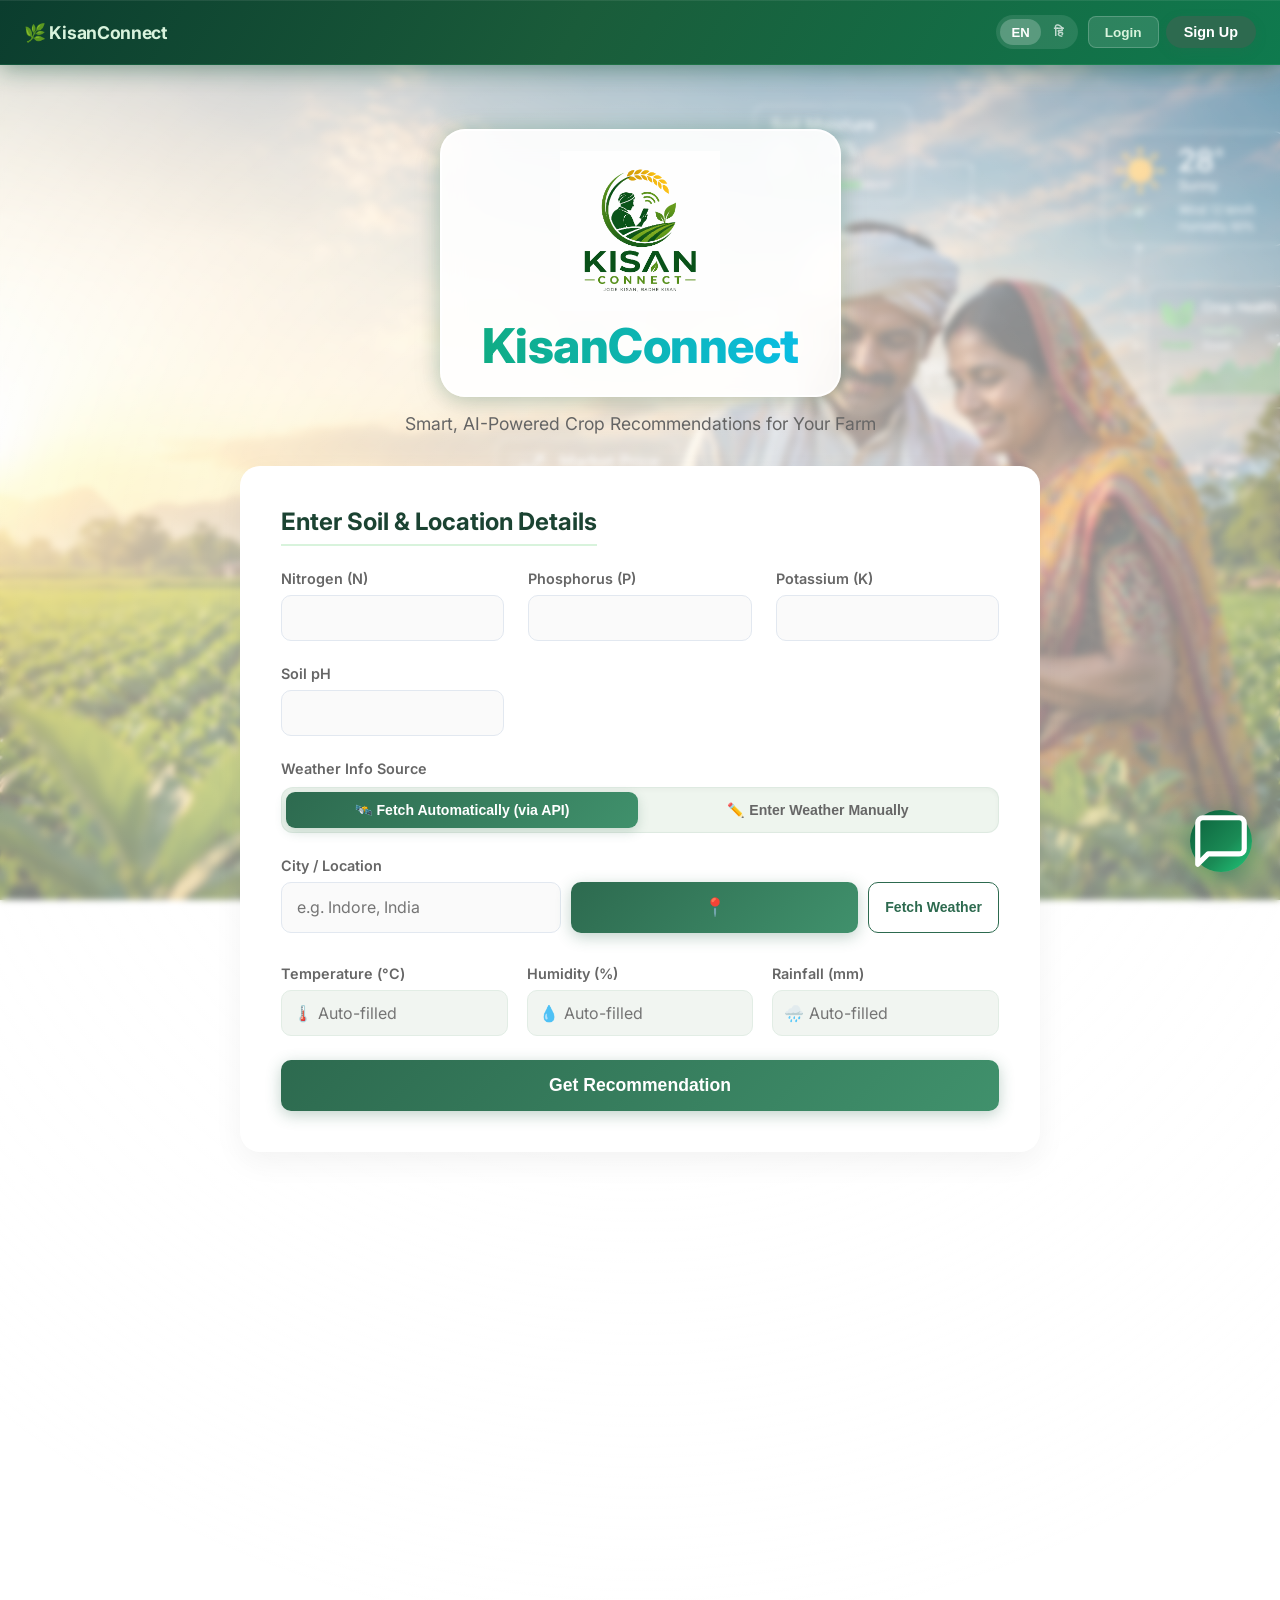
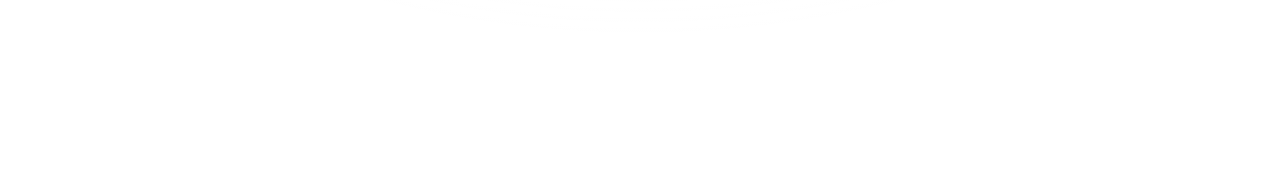
<file: frontend/index.html>
<!DOCTYPE html>
<html lang="en">

<head>
    <!-- Global Error Logger for diagnostics -->
    <script>
        window.onerror = function(message, source, lineno, colno, error) {
            const errStr = "Error: " + message + "\nSource: " + source + "\nLine: " + lineno + ":" + colno;
            console.error(errStr);
            alert("Diagnostics Info:\n\n" + errStr);
            
            // Send log to FastAPI backend
            fetch('http://127.0.0.1:8000/log', {
                method: 'POST',
                headers: { 'Content-Type': 'application/json' },
                body: JSON.stringify({
                    message: message,
                    source: source,
                    lineno: lineno,
                    colno: colno,
                    stack: error ? error.stack : null
                })
            }).catch(err => console.error("Failed to send diagnostics:", err));
        };
    </script>
    <meta charset="UTF-8">
    <meta name="viewport" content="width=device-width, initial-scale=1.0">
    <title>KisanConnect - AI Crop Recommendation</title>

    <link rel="stylesheet" href="style.css?v=1.0.7">

    <!-- Google Font -->
    <link href="https://fonts.googleapis.com/css2?family=Inter:wght@300;400;600;700&display=swap" rel="stylesheet">
    
    <!-- Supabase JS Client (Loaded locally for reliability) -->
    <script src="supabase.js?v=2.106.2"></script>
</head>

<body>

    <!-- Background Overlay -->
    <div class="background-overlay"></div>

    <!-- ================= NAVBAR ================= -->
    <nav class="navbar" id="navbar">
        <div class="navbar-brand">🌿 KisanConnect</div>

        <div class="navbar-right">

            <!-- Language Toggle -->
            <div class="lang-toggle">
                <button id="btn-en" class="active">EN</button>
                <button id="btn-hi">हि</button>
            </div>

            <!-- Auth Buttons -->
            <div class="nav-auth-btns" id="nav-auth-btns">
                <button class="nav-btn nav-login-btn" onclick="openModal('login')">Login</button>
                <button class="nav-btn nav-signup-btn" onclick="openModal('signup')">Sign Up</button>
            </div>

            <!-- User Info -->
            <div class="nav-user" id="nav-user" style="display:none;">
                <span class="nav-user-name" id="nav-user-name">👤 Farmer</span>
                <button class="nav-btn nav-logout-btn" onclick="logout()">Logout</button>
            </div>
        </div>
    </nav>

    <!-- ================= AUTH MODAL ================= -->
    <div class="modal-backdrop" id="modal-backdrop" onclick="closeModal()"></div>

    <div class="modal" id="auth-modal">
        <button class="modal-close" onclick="closeModal()">✕</button>

        <div class="modal-tabs">
            <button class="modal-tab active" id="modal-tab-login" onclick="switchModalTab('login')">Login</button>
            <button class="modal-tab" id="modal-tab-signup" onclick="switchModalTab('signup')">Sign Up</button>
            <div class="modal-tab-bar" id="modal-tab-bar"></div>
        </div>

        <div class="modal-banner" id="modal-banner" style="display:none;"></div>

        <!-- LOGIN -->
        <form class="modal-form active" id="modal-form-login">
            <div class="modal-form-header">
                <h2>Welcome back 👋</h2>
                <p>Login to access your personalized farming data</p>
            </div>

            <div class="mfield">
                <label>Email Address <span class="req">*</span></label>
                <input type="email" id="m-username" placeholder="Enter your email" required>
            </div>

            <div class="mfield">
                <label>Password <span class="req">*</span></label>
                <div class="mfield-pw">
                    <input type="password" id="m-password" placeholder="Enter password" required>
                    <button type="button" class="pw-eye" onclick="togglePw('m-password', this)">👁️</button>
                </div>
            </div>

            <button type="submit" class="modal-submit-btn" id="login-submit-btn">
                <span id="login-submit-text">Login</span>
                <div class="spinner-small" id="login-modal-spinner" style="display:none;"></div>
            </button>
            
            <div class="modal-switch">
                Don't have an account? <a href="#" onclick="switchModalTab('signup')">Create one</a>
            </div>
        </form>

        <!-- SIGNUP -->
        <form class="modal-form" id="modal-form-signup">
            <div class="modal-form-header">
                <h2>Create Account 🌿</h2>
                <p>Join our community of smart farmers</p>
            </div>

            <div class="mfield">
                <label>Full Name</label>
                <input type="text" id="m-fullname" placeholder="e.g. Rahul Kumar">
            </div>

            <div class="mfield-row">
                <div class="mfield">
                    <label>Username <span class="req">*</span></label>
                    <input type="text" id="m-reg-username" placeholder="Username" required>
                </div>
                <div class="mfield">
                    <label>Email <span class="req">*</span></label>
                    <input type="email" id="m-email" placeholder="Email" required>
                </div>
            </div>

            <div class="mfield">
                <label>Password <span class="req">*</span></label>
                <div class="mfield-pw">
                    <input type="password" id="m-reg-password" placeholder="Minimum 8 characters" required>
                    <button type="button" class="pw-eye" onclick="togglePw('m-reg-password', this)">👁️</button>
                </div>
            </div>

            <div class="pw-strength-wrap" id="pw-strength-wrap" style="display:none;">
                <div class="pw-strength-bar"><div class="pw-strength-fill" id="pw-sfill"></div></div>
                <div class="pw-strength-lbl" id="pw-slbl">Weak</div>
            </div>

            <div class="mfield">
                <label>Confirm Password <span class="req">*</span></label>
                <input type="password" id="m-confirm" placeholder="Repeat password" required>
            </div>

            <button type="submit" class="modal-submit-btn" id="signup-submit-btn">
                <span id="signup-submit-text">Create Account</span>
                <div class="spinner-small" id="signup-modal-spinner" style="display:none;"></div>
            </button>

            <div class="modal-switch">
                Already have an account? <a href="#" onclick="switchModalTab('login')">Login here</a>
            </div>
        </form>
    </div>

    <!-- ================= MAIN CONTENT ================= -->
    <div class="container">

        <header>
            <div class="logo-box">
                <img src="logo.png" alt="KisanConnect Logo" class="logo-icon">
                <h1>KisanConnect</h1>
            </div>
            <p>Smart, AI-Powered Crop Recommendations for Your Farm</p>
        </header>

        <!-- ================= FORM ================= -->
        <div class="card form-card">

            <h2>Enter Soil & Location Details</h2>

            <form id="prediction-form">

                <div class="input-group">

                    <div class="input-field">
                        <label>Nitrogen (N)</label>
                        <input type="number" id="N" required>
                    </div>

                    <div class="input-field">
                        <label>Phosphorus (P)</label>
                        <input type="number" id="P" required>
                    </div>

                    <div class="input-field">
                        <label>Potassium (K)</label>
                        <input type="number" id="K" required>
                    </div>

                    <div class="input-field">
                        <label>Soil pH</label>
                        <input type="number" step="0.1" id="ph" required>
                    </div>

                </div>

                <!-- Weather Mode Toggle -->
                <div class="weather-mode-section">
                    <label class="mode-title">Weather Info Source</label>
                    <div class="weather-toggle-tabs">
                        <button type="button" class="weather-tab active" id="weather-tab-api" onclick="setWeatherMode('api')">
                            🛰️ Fetch Automatically (via API)
                        </button>
                        <button type="button" class="weather-tab" id="weather-tab-manual" onclick="setWeatherMode('manual')">
                            ✏️ Enter Weather Manually
                        </button>
                    </div>
                </div>

                <!-- Location Field -->
                <div class="input-field location-field" id="location-field-wrap">
                    <label id="location-input-label">City / Location</label>
                    <div class="location-input-wrapper">
                        <input type="text" id="location" placeholder="e.g. Indore, India" required>
                        <button type="button" id="get-location-btn" title="Get current location">📍</button>
                        <button type="button" id="fetch-weather-btn" class="fetch-btn">Fetch Weather</button>
                    </div>
                </div>

                <!-- Weather Parameters Group -->
                <div class="weather-inputs-grid" id="weather-inputs-grid">
                    <div class="input-field">
                        <label>Temperature (°C)</label>
                        <div class="weather-input-wrap">
                            <span class="weather-input-icon">🌡️</span>
                            <input type="number" step="0.1" id="temperature" placeholder="Auto-filled" readonly required>
                        </div>
                    </div>
                    <div class="input-field">
                        <label>Humidity (%)</label>
                        <div class="weather-input-wrap">
                            <span class="weather-input-icon">💧</span>
                            <input type="number" step="1" id="humidity" placeholder="Auto-filled" readonly required>
                        </div>
                    </div>
                    <div class="input-field">
                        <label>Rainfall (mm)</label>
                        <div class="weather-input-wrap">
                            <span class="weather-input-icon">🌧️</span>
                            <input type="number" step="0.1" id="rainfall" placeholder="Auto-filled" readonly required>
                        </div>
                    </div>
                </div>

                <!-- ✅ WEATHER DISPLAY -->
                <div id="weather-info" class="weather-info" style="display:none;"></div>

                <!-- Submit -->
                <button type="submit" id="submit-btn">
                    <span id="btn-text">Get Recommendation</span>
                    <div class="spinner" id="spinner" style="display:none;"></div>
                </button>

            </form>
        </div>

        <!-- ================= RESULT ================= -->
        <div id="result-card" class="card result-card" style="display:none;">

            <h2>Recommended Crops</h2>
            
            <div id="suitability-alert" class="suitability-alert" style="display:none;"></div>

            <!-- Weather & Env Parameters Display -->
            <div class="result-parameters">
                <div class="param-box">
                    <span class="param-icon">🌡️</span>
                    <span class="param-label" data-i18n="temp_label">Temperature</span>
                    <span class="param-value" id="res-temp">--</span>
                </div>
                <div class="param-box">
                    <span class="param-icon">💧</span>
                    <span class="param-label" data-i18n="hum_label">Humidity</span>
                    <span class="param-value" id="res-hum">--</span>
                </div>
                <div class="param-box">
                    <span class="param-icon">🌧️</span>
                    <span class="param-label" data-i18n="rain_label">Rainfall</span>
                    <span class="param-value" id="res-rain">--</span>
                </div>
            </div>

            <div class="crop-result" id="crop-name"></div>
            
            <!-- Top Crops List -->
            <div id="top-crops" class="top-crops-container"></div>

            <div id="explanation-text"></div>

            <button class="reset-btn" onclick="location.reload()">Check Another</button>

        </div>

        <!-- ================= HISTORY ================= -->
        <div id="history-section" class="card history-card" style="display:none; margin-top: 2rem;">
            <h2 data-i18n="history_title">Your Prediction History</h2>
            <div id="history-list">
                <div class="spinner-small"></div>
            </div>
        </div>

    </div>

    <!-- ================= VARSHA CHATBOT UI ================= -->
    <button class="varsha-launcher" id="varsha-launcher">
        <svg viewBox="0 0 24 24" fill="none" stroke="currentColor" stroke-width="2" stroke-linecap="round" stroke-linejoin="round"><path d="M21 15a2 2 0 0 1-2 2H7l-4 4V5a2 2 0 0 1 2-2h14a2 2 0 0 1 2 2z"></path></svg>
    </button>
    
    <div class="varsha-panel" id="varsha-panel">
        <div class="varsha-header">
            <div class="varsha-header-info">
                <div class="varsha-avatar">🌿</div>
                <div>
                    <div class="varsha-name">Varsha Chatbot</div>
                    <div class="varsha-status"><span class="varsha-dot"></span> Online</div>
                </div>
            </div>
            <button class="varsha-close" id="varsha-close">✕</button>
        </div>
        
        <div class="varsha-messages" id="varsha-messages">
            <div class="varsha-welcome">
                <span class="varsha-welcome-emoji">👩‍🌾</span>
                Namaste! I'm Varsha, your AI assistant. Ask me anything about crops, soil, or farming.
            </div>
        </div>
        
        <form class="varsha-footer" id="varsha-form">
            <input type="text" class="varsha-input" id="varsha-input" placeholder="Type your message..." autocomplete="off" required>
            <button type="submit" class="varsha-send" id="varsha-send">
                <svg viewBox="0 0 24 24" fill="none" stroke="currentColor" stroke-width="2" stroke-linecap="round" stroke-linejoin="round"><line x1="22" y1="2" x2="11" y2="13"></line><polygon points="22 2 15 22 11 13 2 9 22 2"></polygon></svg>
            </button>
        </form>
    </div>

    <!-- JS -->
    <script src="script.js?v=1.0.7"></script>

</body>

</html>
</file>
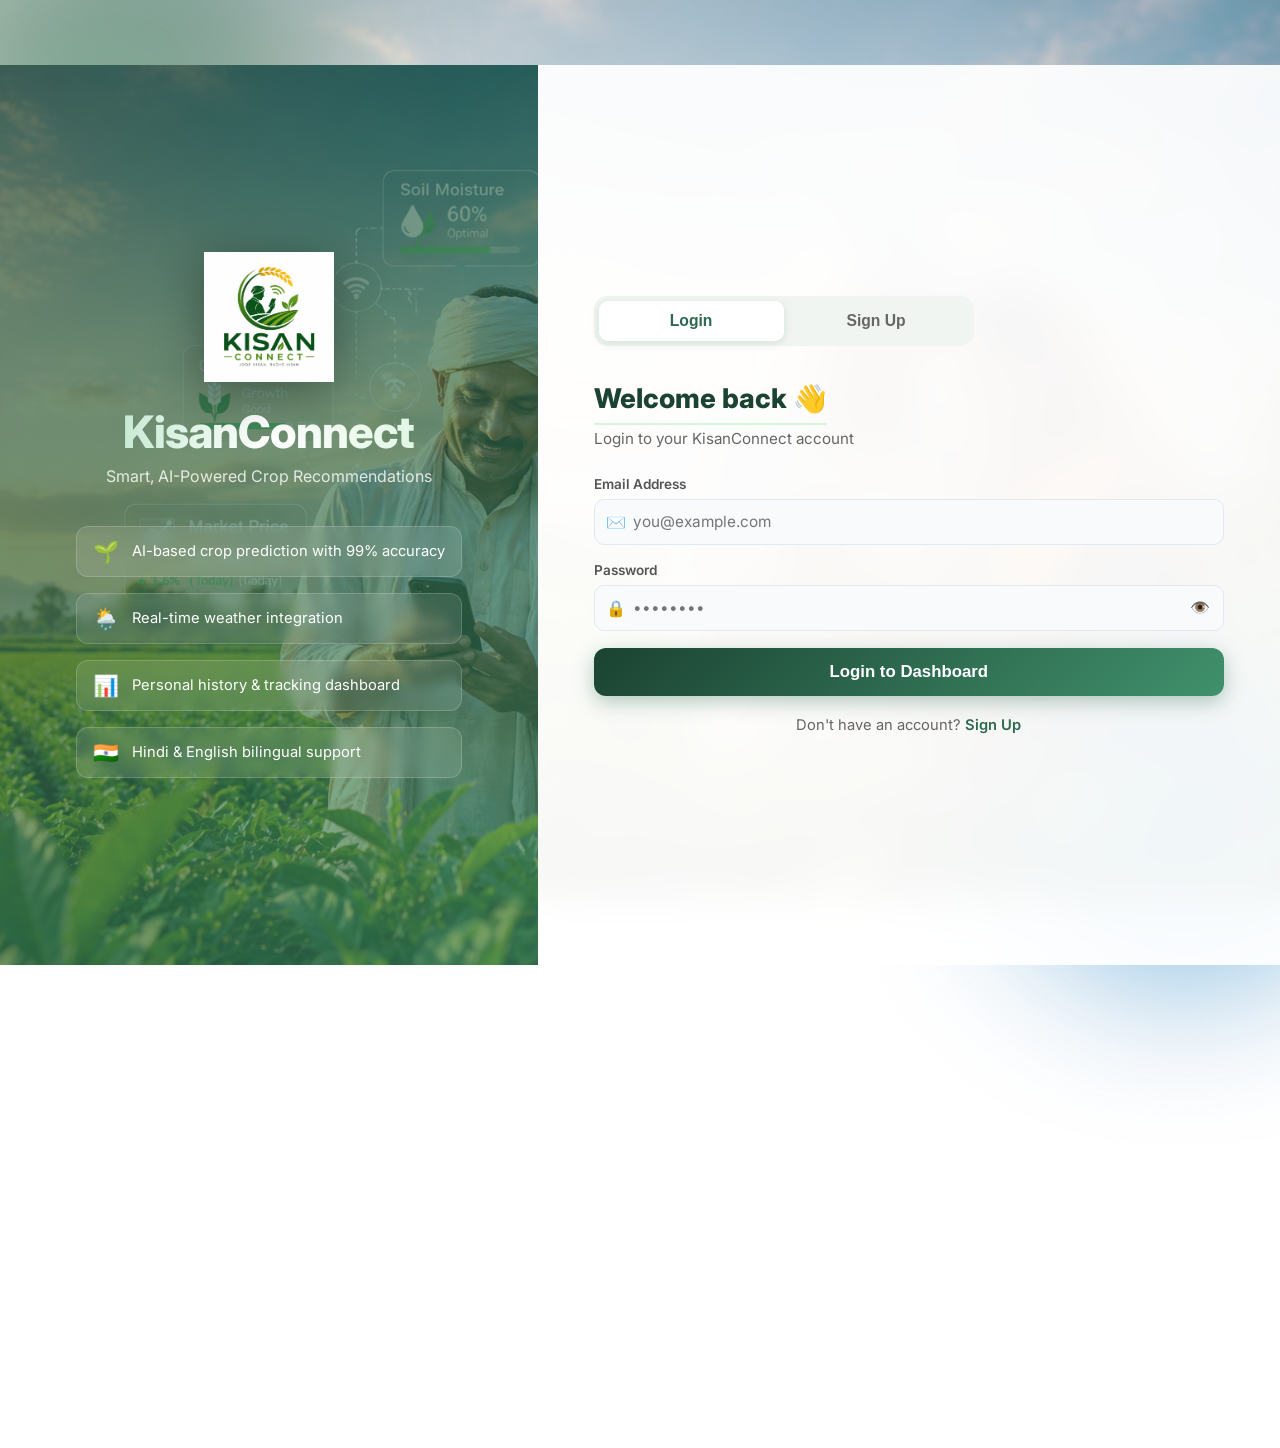
<file: frontend/auth.html>
<!DOCTYPE html>
<html lang="en">
<head>
    <!-- Global Error Logger for diagnostics -->
    <script>
        window.onerror = function(message, source, lineno, colno, error) {
            const errStr = "Error: " + message + "\nSource: " + source + "\nLine: " + lineno + ":" + colno;
            console.error(errStr);
            alert("Diagnostics Info:\n\n" + errStr);
            
            // Send log to FastAPI backend
            fetch('http://127.0.0.1:8000/log', {
                method: 'POST',
                headers: { 'Content-Type': 'application/json' },
                body: JSON.stringify({
                    message: message,
                    source: source,
                    lineno: lineno,
                    colno: colno,
                    stack: error ? error.stack : null
                })
            }).catch(err => console.error("Failed to send diagnostics:", err));
        };
    </script>
    <meta charset="UTF-8">
    <meta name="viewport" content="width=device-width, initial-scale=1.0">
    <title>KisanConnect – Login / Sign Up</title>
    <meta name="description" content="Login or create your KisanConnect account to access AI-powered crop recommendations.">
    <link rel="stylesheet" href="style.css?v=1.0.7">
    <link rel="stylesheet" href="auth.css?v=1.0.7">
    <link href="https://fonts.googleapis.com/css2?family=Inter:wght@300;400;600;700;800&display=swap" rel="stylesheet">
    <!-- Supabase JS Client (Loaded locally for reliability) -->
    <script src="supabase.js?v=2.106.2"></script>
</head>
<body>
    <div class="background-overlay"></div>

    <!-- Floating decorative blobs -->
    <div class="blob blob-1"></div>
    <div class="blob blob-2"></div>
    <div class="blob blob-3"></div>

    <div class="auth-wrapper">
        <!-- Left panel – branding -->
        <div class="auth-branding">
            <div class="brand-content">
                <img src="logo.png" alt="KisanConnect Logo" class="auth-logo">
                <h1 class="brand-title">KisanConnect</h1>
                <p class="brand-sub">Smart, AI-Powered Crop Recommendations</p>
                <div class="feature-list">
                    <div class="feature-item">
                        <span class="feat-icon">🌱</span>
                        <span>AI-based crop prediction with 99% accuracy</span>
                    </div>
                    <div class="feature-item">
                        <span class="feat-icon">🌦️</span>
                        <span>Real-time weather integration</span>
                    </div>
                    <div class="feature-item">
                        <span class="feat-icon">📊</span>
                        <span>Personal history &amp; tracking dashboard</span>
                    </div>
                    <div class="feature-item">
                        <span class="feat-icon">🇮🇳</span>
                        <span>Hindi &amp; English bilingual support</span>
                    </div>
                </div>
            </div>
        </div>

        <!-- Right panel – form -->
        <div class="auth-form-panel">
            <!-- Tab switcher -->
            <div class="auth-tabs">
                <button class="auth-tab active" id="tab-login" onclick="switchTab('login')">Login</button>
                <button class="auth-tab" id="tab-signup" onclick="switchTab('signup')">Sign Up</button>
                <div class="tab-indicator" id="tab-indicator"></div>
            </div>

            <!-- Error / success banner -->
            <div class="auth-banner" id="auth-banner" style="display:none;"></div>

            <!-- LOGIN FORM -->
            <form class="auth-form active" id="form-login" autocomplete="on" novalidate>
                <div class="form-header">
                    <h2>Welcome back 👋</h2>
                    <p>Login to your KisanConnect account</p>
                </div>

                <div class="field">
                    <label for="login-username">Email Address</label>
                    <div class="input-icon-wrap">
                        <span class="field-icon">✉️</span>
                        <input type="email" id="login-username" placeholder="you@example.com" autocomplete="email" required>
                    </div>
                </div>

                <div class="field">
                    <label for="login-password">Password</label>
                    <div class="input-icon-wrap">
                        <span class="field-icon">🔒</span>
                        <input type="password" id="login-password" placeholder="••••••••" autocomplete="current-password" required>
                        <button type="button" class="toggle-pw" onclick="togglePassword('login-password', this)">👁️</button>
                    </div>
                </div>

                <button type="submit" class="auth-submit-btn" id="login-btn">
                    <span id="login-btn-text">Login to Dashboard</span>
                    <div class="spinner" id="login-spinner" style="display:none;"></div>
                </button>

                <p class="switch-link">Don't have an account? <a href="#" onclick="switchTab('signup')">Sign Up</a></p>
            </form>

            <!-- SIGNUP FORM -->
            <form class="auth-form" id="form-signup" autocomplete="on" novalidate>
                <div class="form-header">
                    <h2>Create Account 🌿</h2>
                    <p>Join thousands of farmers using KisanConnect</p>
                </div>

                <div class="field-row">
                    <div class="field">
                        <label for="signup-fullname">Full Name</label>
                        <div class="input-icon-wrap">
                            <span class="field-icon">🙍</span>
                            <input type="text" id="signup-fullname" placeholder="Rajpal Singh" autocomplete="name">
                        </div>
                    </div>
                    <div class="field">
                        <label for="signup-username">Username <span class="req">*</span></label>
                        <div class="input-icon-wrap">
                            <span class="field-icon">👤</span>
                            <input type="text" id="signup-username" placeholder="rajpal18" autocomplete="username" required>
                        </div>
                    </div>
                </div>

                <div class="field">
                    <label for="signup-email">Email Address <span class="req">*</span></label>
                    <div class="input-icon-wrap">
                        <span class="field-icon">✉️</span>
                        <input type="email" id="signup-email" placeholder="you@example.com" autocomplete="email" required>
                    </div>
                </div>

                <div class="field-row">
                    <div class="field">
                        <label for="signup-password">Password <span class="req">*</span></label>
                        <div class="input-icon-wrap">
                            <span class="field-icon">🔒</span>
                            <input type="password" id="signup-password" placeholder="Min. 8 chars" autocomplete="new-password" required>
                            <button type="button" class="toggle-pw" onclick="togglePassword('signup-password', this)">👁️</button>
                        </div>
                    </div>
                    <div class="field">
                        <label for="signup-confirm">Confirm Password <span class="req">*</span></label>
                        <div class="input-icon-wrap">
                            <span class="field-icon">🔒</span>
                            <input type="password" id="signup-confirm" placeholder="Repeat password" autocomplete="new-password" required>
                        </div>
                    </div>
                </div>

                <!-- Password strength meter -->
                <div class="pw-strength" id="pw-strength" style="display:none;">
                    <div class="pw-strength-bar">
                        <div class="pw-strength-fill" id="pw-strength-fill"></div>
                    </div>
                    <span class="pw-strength-label" id="pw-strength-label">Weak</span>
                </div>

                <button type="submit" class="auth-submit-btn" id="signup-btn">
                    <span id="signup-btn-text">Create My Account</span>
                    <div class="spinner" id="signup-spinner" style="display:none;"></div>
                </button>

                <p class="switch-link">Already have an account? <a href="#" onclick="switchTab('login')">Login</a></p>
            </form>
        </div>
    </div>

    <script src="auth.js?v=1.0.7"></script>
</body>
</html>
</file>
<file: frontend/style.css>
:root {
    --primary: #2d6a4f;
    --primary-light: #40916c;
    --secondary: #d8f3dc;
    --dark: #1b4332;
    --text-main: #333;
    --text-light: #666;
    --bg-color: #f4f9f4;
    --white: #ffffff;
    --border: #e2e8f0;
}

* {
    box-sizing: border-box;
    margin: 0;
    padding: 0;
}

body {
    font-family: 'Inter', sans-serif;
    background: url('bg-image.jpg.png') no-repeat center center fixed;
    background-size: cover;
    color: var(--text-main);
    min-height: 100vh;
    display: flex;
    flex-direction: column;
    justify-content: center;
    align-items: center;
    position: relative;
    overflow-x: hidden;
    padding-top: 58px;
}

.background-overlay {
    position: absolute;
    top: 0;
    left: 0;
    width: 100%;
    height: 100%;
    background: rgba(255, 255, 255, 0.4);
    backdrop-filter: blur(3px);
    z-index: -1;
    pointer-events: none;
}

.background-overlay::after {
    content: '';
    position: absolute;
    top: -50%;
    left: -50%;
    width: 200%;
    height: 200%;
    background: radial-gradient(circle, rgba(255, 255, 255, 0.4) 0%, rgba(255, 255, 255, 0) 60%);
    animation: pulse 15s infinite alternate;
    pointer-events: none;
}

@keyframes pulse {
    0% {
        transform: scale(1);
        opacity: 0.5;
    }

    100% {
        transform: scale(1.1);
        opacity: 0.8;
    }
}

.container {
    max-width: 800px;
    width: 90%;
    margin: 2rem auto;
    z-index: 1;
    position: relative;
}

/* ── NAVBAR ───────────────────────────────────────────── */
.navbar {
    position: fixed;
    top: 0;
    left: 0;
    right: 0;
    height: 58px;
    background: linear-gradient(120deg, #0b3d2e 0%, #1a5c3a 45%, #0f7a4e 100%);
    backdrop-filter: blur(14px);
    -webkit-backdrop-filter: blur(14px);
    display: flex;
    align-items: center;
    justify-content: space-between;
    padding: 0 1.5rem;
    z-index: 2000;
    box-shadow: 0 4px 24px rgba(10, 80, 50, 0.45), 0 1px 0 rgba(255,255,255,0.08) inset;
    border-bottom: 1px solid rgba(64, 200, 120, 0.18);
}

.navbar-brand {
    font-size: 1.1rem;
    font-weight: 700;
    color: #d8f3dc;
    letter-spacing: -0.3px;
}

.navbar-right {
    display: flex;
    align-items: center;
    gap: 10px;
    color: #333;
}

/* lang toggle inside navbar */
.navbar .lang-toggle {
    position: static;
    background: rgba(255, 255, 255, 0.10);
    border-radius: 20px;
    padding: 4px;
    box-shadow: none;
    display: flex;
    gap: 2px;
}

.navbar .lang-toggle button {
    width: auto;
    padding: 5px 11px;
    font-size: 0.82rem;
    font-weight: 600;
    border-radius: 15px;
    background: transparent;
    color: rgba(255, 255, 255, 0.7);
    box-shadow: none;
    border: none;
    cursor: pointer;
    transition: all 0.2s ease;
}

.navbar .lang-toggle button.active {
    background: rgba(255, 255, 255, 0.22);
    color: #ffffff;
    box-shadow: none;
}

/* nav auth buttons */
.nav-auth-btns {
    display: flex;
    gap: 7px;
}

.nav-btn {
    width: auto;
    padding: 7px 16px;
    font-size: 0.85rem;
    font-weight: 600;
    border-radius: 8px;
    cursor: pointer;
    border: none;
    transition: all 0.2s ease;
    box-shadow: none;
}

.nav-login-btn {
    background: rgba(255, 255, 255, 0.12);
    color: #d8f3dc;
    border: 1px solid rgba(255, 255, 255, 0.20);
}

.nav-login-btn:hover {
    background: rgba(255, 255, 255, 0.22);
    transform: none;
    box-shadow: none;
}

.nav-signup-btn {
    background: linear-gradient(135deg, #40916c, #2d6a4f);
    color: #ffffff;
    box-shadow: 0 2px 10px rgba(45, 106, 79, 0.45);
}

.nav-signup-btn:hover {
    background: linear-gradient(135deg, #52b788, #40916c);
    transform: translateY(-1px);
    box-shadow: 0 4px 14px rgba(45, 106, 79, 0.5);
}

.nav-user {
    display: flex;
    align-items: center;
    gap: 10px;
}

.nav-user-name {
    font-size: 0.88rem;
    font-weight: 600;
    color: #d8f3dc;
}

.nav-logout-btn {
    background: rgba(239, 68, 68, 0.20);
    color: #fca5a5;
    border: 1px solid rgba(239, 68, 68, 0.25);
}

.nav-logout-btn:hover {
    background: rgba(239, 68, 68, 0.38);
    transform: none;
    box-shadow: none;
}

/* ── MODAL BACKDROP ───────────────────────────────────── */
.modal-backdrop {
    display: none;
    position: fixed;
    inset: 0;
    background: rgba(0, 0, 0, 0.50);
    backdrop-filter: blur(4px);
    z-index: 2998;
    animation: fadeIn 0.25s ease;
}

.modal-backdrop.open {
    display: block;
}

/* ── MODAL BOX ────────────────────────────────────────── */
.modal {
    display: none;
    position: fixed;
    top: 50%;
    left: 50%;
    transform: translate(-50%, -48%) scale(0.96);
    width: 92%;
    max-width: 480px;
    background: rgba(255, 255, 255, 0.98);
    backdrop-filter: blur(20px);
    border-radius: 28px;
    padding: 2.8rem 2.5rem;
    z-index: 2999;
    box-shadow: 0 40px 100px rgba(0, 0, 0, 0.25), 0 0 0 1px rgba(255, 255, 255, 0.6) inset;
    transition: transform 0.4s cubic-bezier(0.34, 1.56, 0.64, 1), opacity 0.3s ease;
    opacity: 0;
}

.modal.open {
    display: block;
    transform: translate(-50%, -50%) scale(1);
    opacity: 1;
    animation: modalPop 0.4s cubic-bezier(0.34, 1.56, 0.64, 1) forwards;
}

@keyframes modalPop {
    from {
        transform: translate(-50%, -45%) scale(0.92);
        opacity: 0;
    }

    to {
        transform: translate(-50%, -50%) scale(1);
        opacity: 1;
    }
}

.modal-close {
    position: absolute;
    top: 14px;
    right: 16px;
    background: #f1f5f1;
    border: none;
    border-radius: 50%;
    width: 30px;
    height: 30px;
    font-size: 0.85rem;
    cursor: pointer;
    display: flex;
    align-items: center;
    justify-content: center;
    color: #666;
    box-shadow: none;
    padding: 0;
    transition: background 0.2s;
}

.modal-close:hover {
    background: #e2e8f0;
    transform: none;
    box-shadow: none;
}

/* ── MODAL TABS ───────────────────────────────────────── */
.modal-tabs {
    display: flex;
    position: relative;
    background: #f1f5f1;
    border-radius: 12px;
    padding: 4px;
    margin-bottom: 1.6rem;
    gap: 2px;
}

.modal-tab {
    flex: 1;
    padding: 9px;
    border: none;
    background: transparent;
    font-size: 0.92rem;
    font-weight: 600;
    color: #888;
    cursor: pointer;
    border-radius: 9px;
    z-index: 1;
    transition: color 0.25s ease;
    box-shadow: none;
    width: auto;
}

.modal-tab.active {
    color: #1b4332;
}

.modal-tab-bar {
    position: absolute;
    top: 4px;
    bottom: 4px;
    left: 4px;
    width: calc(50% - 4px);
    background: #ffffff;
    border-radius: 9px;
    box-shadow: 0 4px 12px rgba(0, 0, 0, 0.08);
    transition: transform 0.4s cubic-bezier(0.68, -0.6, 0.32, 1.6);
    z-index: 0;
}

.modal-tab-bar.right {
    transform: translateX(100%);
}

/* ── MODAL BANNER ─────────────────────────────────────── */
.modal-banner {
    padding: 10px 14px;
    border-radius: 9px;
    font-size: 0.88rem;
    font-weight: 600;
    margin-bottom: 1rem;
    animation: fadeIn 0.2s ease;
}

.modal-banner.error {
    background: #fee2e2;
    color: #b91c1c;
    border-left: 3px solid #ef4444;
}

.modal-banner.success {
    background: #dcfce7;
    color: #166534;
    border-left: 3px solid #22c55e;
}

/* ── MODAL FORMS ──────────────────────────────────────── */
.modal-form {
    display: none;
    opacity: 0;
    transform: translateY(10px);
}

.modal-form.active {
    display: block;
    animation: fadeInUp 0.4s ease forwards;
}

@keyframes fadeInUp {
    to {
        opacity: 1;
        transform: translateY(0);
    }
}

.modal-form-header {
    margin-bottom: 1.3rem;
}

.modal-form-header h2 {
    font-size: 1.45rem;
    font-weight: 800;
    color: #1b4332;
    margin-bottom: 0.2rem;
}

.modal-form-header p {
    font-size: 0.88rem;
    color: #777;
}

.mfield-row {
    display: grid;
    grid-template-columns: 1fr 1fr;
    gap: 0.9rem;
}

.mfield {
    display: flex;
    flex-direction: column;
    margin-bottom: 1.4rem;
}

.mfield label {
    font-size: 0.85rem;
    font-weight: 600;
    color: #444;
    margin-bottom: 0.5rem;
}

.mfield input {
    padding: 12px 16px;
    border: 1.5px solid #e5e7eb;
    border-radius: 12px;
    font-size: 0.95rem;
    font-family: inherit;
    background: #fcfcfc;
    transition: all 0.25s ease;
    height: 48px;
}

.mfield input:focus {
    outline: none;
    border-color: #2d6a4f;
    box-shadow: 0 0 0 4px rgba(45, 106, 79, 0.12);
    background: #fff;
    transform: translateY(-1px);
}

.mfield-pw {
    position: relative;
    display: flex;
    align-items: center;
}

.mfield-pw input {
    width: 100%;
    padding-right: 38px;
}

.pw-eye {
    position: absolute;
    right: 8px;
    background: transparent;
    border: none;
    font-size: 0.95rem;
    cursor: pointer;
    width: auto;
    padding: 4px;
    box-shadow: none;
    color: #aaa;
    transition: color 0.2s;
}

.pw-eye:hover {
    color: #2d6a4f;
    transform: none;
    box-shadow: none;
}

.req {
    color: #ef4444;
}

/* password strength */
.pw-strength-wrap {
    display: flex;
    align-items: center;
    gap: 8px;
    margin-bottom: 0.9rem;
    margin-top: -0.5rem;
}

.pw-strength-bar {
    flex: 1;
    height: 4px;
    background: #e2e8f0;
    border-radius: 2px;
    overflow: hidden;
}

.pw-strength-fill {
    height: 100%;
    width: 0;
    border-radius: 2px;
    transition: width 0.35s ease, background 0.35s ease;
}

.pw-strength-lbl {
    font-size: 0.75rem;
    font-weight: 700;
    color: #aaa;
    min-width: 44px;
    text-align: right;
}

/* submit btn */
.modal-submit-btn {
    width: 100%;
    padding: 14px;
    margin-top: 0.8rem;
    border: none;
    border-radius: 14px;
    background: linear-gradient(135deg, #2d6a4f 0%, #40916c 100%);
    color: #fff;
    font-size: 1.05rem;
    font-weight: 700;
    cursor: pointer;
    display: flex;
    align-items: center;
    justify-content: center;
    gap: 10px;
    box-shadow: 0 10px 25px rgba(45, 106, 79, 0.25);
    transition: all 0.3s ease;
}

.modal-submit-btn:hover {
    transform: translateY(-2px);
    box-shadow: 0 15px 35px rgba(45, 106, 79, 0.35);
    filter: brightness(1.1);
}

.modal-submit-btn:disabled {
    opacity: 0.65;
    cursor: not-allowed;
    transform: none;
}

.modal-switch {
    text-align: center;
    margin-top: 1rem;
    font-size: 0.87rem;
    color: #777;
}

.modal-switch a {
    color: #2d6a4f;
    font-weight: 600;
    text-decoration: none;
}

.modal-switch a:hover {
    text-decoration: underline;
}

/* ── RESPONSIVE ───────────────────────────────────────── */
@media (max-width: 560px) {
    .mfield-row {
        grid-template-columns: 1fr;
    }

    .modal {
        padding: 1.6rem 1.3rem 1.4rem;
    }

    .navbar-brand {
        font-size: 0.95rem;
    }
}

header {
    text-align: center;
    margin-bottom: 2rem;
    margin-top: 2rem;
}

.logo-box {
    background: rgba(255, 255, 255, 0.9);
    backdrop-filter: blur(12px);
    border: 2px solid rgba(255, 255, 255, 0.8);
    border-radius: 25px;
    display: inline-flex;
    flex-direction: column;
    align-items: center;
    justify-content: center;
    gap: 5px;
    padding: 20px 40px;
    margin-bottom: 1rem;
    box-shadow: 0 10px 30px rgba(0, 0, 0, 0.1),
        0 0 20px rgba(64, 145, 108, 0.3);
    transition: transform 0.3s ease, box-shadow 0.3s ease;
}

.logo-box:hover {
    transform: translateY(-3px) scale(1.02);
    box-shadow: 0 15px 40px rgba(0, 0, 0, 0.15),
        0 0 30px rgba(29, 209, 161, 0.5);
}

.logo-icon {
    height: 160px;
    width: auto;
    object-fit: contain;
    mix-blend-mode: multiply;
}

header h1 {
    font-size: 3rem;
    font-weight: 800;
    letter-spacing: -0.5px;
    margin: 0;
    background: linear-gradient(to right, #10ac84, #0abde3, #5f27cd, #ff6b6b);
    -webkit-background-clip: text;
    -webkit-text-fill-color: transparent;
    background-size: 300%;
    animation: colorfulText 5s ease infinite alternate;
}

@keyframes colorfulText {
    0% {
        background-position: 0% 50%;
    }

    100% {
        background-position: 100% 50%;
    }
}

header p {
    color: var(--text-light);
    font-size: 1.1rem;
}

.card {
    background: var(--white);
    border-radius: 20px;
    padding: 2.5rem;
    box-shadow: 0 10px 30px rgba(0, 0, 0, 0.05);
    backdrop-filter: blur(10px);
    border: 1px solid rgba(255, 255, 255, 0.5);
    transition: transform 0.4s cubic-bezier(0.175, 0.885, 0.32, 1.275), box-shadow 0.4s ease;
}

.card:hover,
.card:focus-within {
    transform: translateY(-5px);
    box-shadow: 0 15px 40px rgba(45, 106, 79, 0.15);
}

h2 {
    color: var(--dark);
    margin-bottom: 1.5rem;
    font-size: 1.5rem;
    border-bottom: 2px solid var(--secondary);
    padding-bottom: 0.5rem;
    display: inline-block;
}

.input-group {
    display: grid;
    grid-template-columns: repeat(auto-fit, minmax(200px, 1fr));
    gap: 1.5rem;
    margin-bottom: 1.5rem;
}

.input-field {
    display: flex;
    flex-direction: column;
}

label {
    font-size: 0.9rem;
    font-weight: 600;
    color: var(--text-light);
    margin-bottom: 0.5rem;
}

input {
    padding: 12px 15px;
    border: 1px solid var(--border);
    border-radius: 10px;
    font-size: 1rem;
    font-family: inherit;
    transition: all 0.3s ease;
    background-color: #fafafa;
}

input:focus {
    outline: none;
    border-color: var(--primary-light);
    box-shadow: 0 0 0 4px rgba(64, 145, 108, 0.2);
    background-color: var(--white);
    transform: scale(1.02);
}

.location-field {
    margin-bottom: 2rem;
}

button {
    width: 100%;
    padding: 15px;
    border: none;
    border-radius: 10px;
    background: linear-gradient(135deg, var(--primary) 0%, var(--primary-light) 100%);
    color: var(--white);
    font-size: 1.1rem;
    font-weight: 600;
    cursor: pointer;
    transition: all 0.3s ease;
    display: flex;
    justify-content: center;
    align-items: center;
    box-shadow: 0 4px 15px rgba(45, 106, 79, 0.3);
}

button:hover {
    transform: translateY(-2px);
    box-shadow: 0 6px 20px rgba(45, 106, 79, 0.4);
}

button:active {
    transform: translateY(0);
}

.spinner {
    width: 20px;
    height: 20px;
    border: 3px solid rgba(255, 255, 255, 0.3);
    border-radius: 50%;
    border-top-color: #fff;
    animation: spin 1s ease-in-out infinite;
    margin-left: 10px;
}

.spinner-small {
    width: 18px;
    height: 18px;
    border: 2px solid rgba(255, 255, 255, 0.3);
    border-radius: 50%;
    border-top-color: #fff;
    animation: spin 0.8s linear infinite;
}

@keyframes spin {
    to {
        transform: rotate(360deg);
    }
}

.result-card {
    text-align: center;
    animation: fadeIn 0.5s ease;
}

@keyframes fadeIn {
    from {
        opacity: 0;
        transform: translateY(20px);
    }

    to {
        opacity: 1;
        transform: translateY(0);
    }
}

.crop-result {
    font-size: 3rem;
    font-weight: 700;
    color: var(--primary);
    margin: 1rem 0;
    text-transform: capitalize;
    background: linear-gradient(135deg, var(--primary), #1b4332);
    -webkit-background-clip: text;
    -webkit-text-fill-color: transparent;
}

.weather-info {
    font-size: 1rem;
    color: var(--text-light);
    margin-bottom: 2rem;
    background: var(--secondary);
    padding: 10px;
    border-radius: 8px;
    display: inline-block;
}

.reset-btn {
    background: transparent;
    border: 2px solid var(--primary);
    color: var(--primary);
    box-shadow: none;
}

.reset-btn:hover {
    background: var(--secondary);
    color: var(--dark);
    box-shadow: none;
}

.location-input-wrapper {
    display: flex;
    gap: 10px;
}

.location-input-wrapper input {
    flex: 1;
}

.icon-btn {
    width: auto;
    padding: 12px 15px;
    background: var(--secondary);
    color: var(--dark);
    font-size: 1.2rem;
    box-shadow: none;
}

.icon-btn:hover {
    background: var(--primary-light);
    color: var(--white);
    transform: none;
    box-shadow: none;
}

.suitability-alert {
    background: #fee2e2;
    color: #b91c1c;
    padding: 15px;
    border-radius: 10px;
    margin-bottom: 1.5rem;
    font-weight: 600;
    font-size: 0.95rem;
    text-align: left;
    border-left: 5px solid #ef4444;
}

.top-crops-container {
    display: flex;
    flex-direction: column;
    gap: 15px;
    margin-bottom: 2rem;
}

.crop-item {
    display: flex;
    align-items: center;
    justify-content: space-between;
    background: var(--bg-color);
    padding: 15px;
    border-radius: 10px;
    border: 1px solid var(--border);
}

.crop-name {
    font-size: 1.2rem;
    font-weight: 700;
    color: var(--primary);
    width: 30%;
    text-align: left;
    text-transform: capitalize;
}

.confidence-wrapper {
    flex: 1;
    margin: 0 15px;
}

.confidence-bar-bg {
    width: 100%;
    height: 10px;
    background: #e2e8f0;
    border-radius: 5px;
    overflow: hidden;
}

.confidence-bar-fill {
    height: 100%;
    background: linear-gradient(90deg, var(--primary-light), var(--primary));
    border-radius: 5px;
    transition: width 1s ease-out;
}

.confidence-text {
    font-size: 0.9rem;
    font-weight: 600;
    color: var(--text-light);
    width: 60px;
    text-align: right;
}

.explanation-box {
    background: #f8fafc;
    border: 1px solid var(--border);
    border-radius: 10px;
    padding: 15px;
    margin-bottom: 20px;
    text-align: left;
}

.explanation-box h3 {
    font-size: 1.1rem;
    color: var(--dark);
    margin-bottom: 8px;
}

.explanation-box p {
    font-size: 0.95rem;
    color: var(--text-main);
    line-height: 1.5;
}

/* ── Navbar ────────────────────────────────────────── */
.navbar {
    position: fixed;
    top: 0;
    left: 0;
    right: 0;
    height: 65px;
    background: linear-gradient(120deg, #0b3d2e 0%, #1a5c3a 45%, #0f7a4e 100%);
    backdrop-filter: blur(15px);
    border-bottom: 1px solid rgba(64, 200, 120, 0.18);
    z-index: 1000;
    display: flex;
    align-items: center;
    box-shadow: 0 4px 24px rgba(10, 80, 50, 0.45), 0 1px 0 rgba(255,255,255,0.08) inset;
}

.nav-container {
    max-width: 1200px;
    width: 95%;
    margin: 0 auto;
    display: flex;
    justify-content: space-between;
    align-items: center;
}

.nav-left .nav-logo-small {
    display: flex;
    align-items: center;
    gap: 10px;
}

.nav-logo-small img {
    height: 40px;
    width: auto;
}

.nav-logo-small span {
    font-weight: 800;
    font-size: 1.2rem;
    color: #d8f3dc;
    letter-spacing: -0.5px;
}

.nav-right {
    display: flex;
    align-items: center;
    gap: 20px;
}

.nav-group {
    display: flex;
    align-items: center;
    gap: 15px;
}

.nav-greeting {
    font-size: 0.9rem;
    font-weight: 600;
    color: rgba(216, 243, 220, 0.85);
}

.nav-link-btn {
    background: transparent;
    border: none;
    color: rgba(255, 255, 255, 0.85);
    font-weight: 600;
    font-size: 0.9rem;
    cursor: pointer;
    transition: color 0.2s;
    width: auto;
    padding: 5px 10px;
    box-shadow: none;
}

.nav-link-btn:hover {
    color: #b7e4c7;
    transform: none;
    box-shadow: none;
}

.nav-signup-btn {
    background: var(--primary);
    color: white;
    padding: 8px 18px;
    border-radius: 50px;
    font-weight: 600;
    font-size: 0.9rem;
    border: none;
    cursor: pointer;
    transition: all 0.3s;
    width: auto;
    box-shadow: 0 4px 12px rgba(45, 106, 79, 0.2);
}

.nav-signup-btn:hover {
    background: var(--primary-light);
    transform: translateY(-2px);
    box-shadow: 0 6px 15px rgba(45, 106, 79, 0.3);
}

.logout-btn {
    color: #ef4444;
}

.logout-btn:hover {
    color: #dc2626;
}

.nav-divider {
    width: 1px;
    height: 24px;
    background: rgba(255, 255, 255, 0.15);
}

.nav-lang-mini {
    display: flex;
    background: #f1f5f9;
    padding: 3px;
    border-radius: 30px;
}

.lang-btn {
    width: auto;
    padding: 5px 10px;
    font-size: 0.75rem;
    font-weight: 800;
    border-radius: 20px;
    background: transparent;
    color: #64748b;
    border: none;
    cursor: pointer;
    box-shadow: none;
}

.lang-btn.active {
    background: white;
    color: var(--primary);
    box-shadow: 0 2px 6px rgba(0, 0, 0, 0.1);
}

body {
    padding-top: 65px;
}

/* ── History Side Panel ────────────────────────────── */
.history-panel {
    position: fixed;
    top: 65px;
    right: -420px;
    width: 400px;
    max-width: 95vw;
    height: calc(100vh - 65px);
    background: #ffffff;
    box-shadow: -6px 0 40px rgba(0, 0, 0, 0.14);
    z-index: 999;
    display: flex;
    flex-direction: column;
    transition: right 0.4s cubic-bezier(0.68, -0.55, 0.27, 1.55);
    border-radius: 16px 0 0 0;
}

.history-panel.open {
    right: 0;
}

.history-overlay {
    display: none;
    position: fixed;
    inset: 0;
    background: rgba(0, 0, 0, 0.35);
    z-index: 998;
    backdrop-filter: blur(2px);
}

.history-overlay.visible {
    display: block;
}

.history-header {
    display: flex;
    align-items: center;
    justify-content: space-between;
    padding: 1.2rem 1.5rem;
    border-bottom: 1px solid #e2e8f0;
    background: linear-gradient(135deg, #1b4332, #2d6a4f);
    border-radius: 16px 0 0 0;
}

.history-header h3 {
    color: #fff;
    font-size: 1.05rem;
    margin: 0;
}

.close-history {
    background: rgba(255, 255, 255, 0.15);
    border: none;
    border-radius: 8px;
    color: #fff;
    font-size: 1rem;
    width: 32px;
    height: 32px;
    cursor: pointer;
    padding: 0;
    box-shadow: none;
    transition: background 0.2s;
}

.close-history:hover {
    background: rgba(255, 255, 255, 0.3);
    transform: none;
    box-shadow: none;
}

.history-list {
    flex: 1;
    overflow-y: auto;
    padding: 1rem;
    display: flex;
    flex-direction: column;
    gap: 0.8rem;
}

.history-loading,
.history-empty {
    text-align: center;
    color: #999;
    font-size: 0.95rem;
    padding: 2rem 1rem;
}

.history-item {
    background: #f8fafc;
    border: 1px solid #e2e8f0;
    border-radius: 12px;
    padding: 14px 16px;
    position: relative;
    transition: box-shadow 0.2s ease, transform 0.2s ease;
    animation: fadeIn 0.3s ease;
}

.history-item:hover {
    box-shadow: 0 4px 16px rgba(45, 106, 79, 0.12);
    transform: translateY(-2px);
}

.history-item-crop {
    font-size: 1.1rem;
    font-weight: 700;
    color: var(--primary);
    text-transform: capitalize;
}

.history-item-meta {
    font-size: 0.8rem;
    color: #888;
    margin-top: 4px;
    line-height: 1.4;
}

.history-item-badge {
    display: inline-block;
    font-size: 0.72rem;
    font-weight: 700;
    padding: 2px 8px;
    border-radius: 20px;
    margin-top: 6px;
}

.badge-suitable {
    background: #dcfce7;
    color: #166534;
}

.badge-unsuitable {
    background: #fee2e2;
    color: #b91c1c;
}

.history-delete-btn {
    position: absolute;
    top: 10px;
    right: 10px;
    background: transparent;
    border: none;
    color: #ccc;
    cursor: pointer;
    font-size: 1rem;
    width: auto;
    padding: 4px;
    box-shadow: none;
    transition: color 0.2s;
}

.history-delete-btn:hover {
    color: #ef4444;
    transform: none;
    box-shadow: none;
}

/* ═══════════════════════════════════════════════════════
   VARSHA CHATBOT WIDGET
   ═══════════════════════════════════════════════════════ */

/* Floating launcher button */
.varsha-launcher {
    position: fixed;
    bottom: 28px;
    right: 28px;
    width: 62px;
    height: 62px;
    border-radius: 50%;
    background: linear-gradient(135deg, #0b5e3a 0%, #1a8a55 60%, #21c97a 100%);
    box-shadow: 0 6px 28px rgba(16, 120, 70, 0.55), 0 0 0 0 rgba(33, 201, 122, 0.5);
    border: none;
    cursor: pointer;
    z-index: 9000;
    display: flex;
    align-items: center;
    justify-content: center;
    font-size: 1.7rem;
    transition: transform 0.3s cubic-bezier(0.34, 1.56, 0.64, 1), box-shadow 0.3s ease;
    animation: varsha-pulse 3s ease-in-out infinite;
    padding: 0;
    width: 62px;
}

@keyframes varsha-pulse {
    0%, 100% { box-shadow: 0 6px 28px rgba(16,120,70,0.55), 0 0 0 0 rgba(33,201,122,0.5); }
    50%       { box-shadow: 0 6px 28px rgba(16,120,70,0.55), 0 0 0 10px rgba(33,201,122,0); }
}

.varsha-launcher:hover {
    transform: scale(1.10) translateY(-3px);
    box-shadow: 0 10px 36px rgba(16, 120, 70, 0.7);
}

.varsha-launcher.open .varsha-icon { transform: rotate(20deg); }

.varsha-badge {
    position: absolute;
    top: 2px;
    right: 2px;
    background: #ef4444;
    color: #fff;
    font-size: 0.68rem;
    font-weight: 700;
    border-radius: 50%;
    width: 18px;
    height: 18px;
    display: flex;
    align-items: center;
    justify-content: center;
    border: 2px solid #fff;
}

/* Chat panel */
.varsha-panel {
    position: fixed;
    bottom: 102px;
    right: 28px;
    width: 370px;
    max-height: 560px;
    background: rgba(255, 255, 255, 0.97);
    backdrop-filter: blur(20px);
    border-radius: 22px;
    box-shadow: 0 24px 80px rgba(0, 0, 0, 0.20), 0 0 0 1px rgba(255,255,255,0.6);
    display: flex;
    flex-direction: column;
    overflow: hidden;
    z-index: 8999;
    transform: scale(0.88) translateY(24px);
    opacity: 0;
    pointer-events: none;
    transition: transform 0.35s cubic-bezier(0.34, 1.56, 0.64, 1),
                opacity 0.28s ease;
}

.varsha-panel.open {
    transform: scale(1) translateY(0);
    opacity: 1;
    pointer-events: all;
}

/* Header */
.varsha-header {
    background: linear-gradient(120deg, #0b3d2e 0%, #1a5c3a 50%, #0f7a4e 100%);
    padding: 14px 16px;
    display: flex;
    align-items: center;
    justify-content: space-between;
    flex-shrink: 0;
}

.varsha-header-info {
    display: flex;
    align-items: center;
    gap: 11px;
}

.varsha-avatar {
    width: 42px;
    height: 42px;
    background: rgba(255,255,255,0.18);
    border-radius: 50%;
    display: flex;
    align-items: center;
    justify-content: center;
    font-size: 1.4rem;
    border: 2px solid rgba(255,255,255,0.25);
    flex-shrink: 0;
}

.varsha-name {
    color: #ffffff;
    font-size: 1rem;
    font-weight: 700;
    letter-spacing: -0.2px;
}

.varsha-status {
    color: rgba(255,255,255,0.75);
    font-size: 0.75rem;
    display: flex;
    align-items: center;
    gap: 5px;
    margin-top: 1px;
}

.varsha-dot {
    width: 7px;
    height: 7px;
    background: #4ade80;
    border-radius: 50%;
    display: inline-block;
    animation: varsha-blink 1.8s ease-in-out infinite;
}

@keyframes varsha-blink {
    0%, 100% { opacity: 1; }
    50%       { opacity: 0.4; }
}

.varsha-close {
    background: rgba(255,255,255,0.12);
    border: none;
    border-radius: 50%;
    width: 30px;
    height: 30px;
    color: rgba(255,255,255,0.85);
    cursor: pointer;
    font-size: 0.85rem;
    display: flex;
    align-items: center;
    justify-content: center;
    transition: background 0.2s;
    padding: 0;
    box-shadow: none;
    flex-shrink: 0;
}

.varsha-close:hover {
    background: rgba(255,255,255,0.25);
    transform: none;
    box-shadow: none;
}

/* Message area */
.varsha-messages {
    flex: 1;
    overflow-y: auto;
    padding: 16px 14px;
    display: flex;
    flex-direction: column;
    gap: 10px;
    scroll-behavior: smooth;
    background: #f8fdf9;
}

.varsha-messages::-webkit-scrollbar { width: 4px; }
.varsha-messages::-webkit-scrollbar-thumb { background: #c8e6c9; border-radius: 4px; }

/* Message bubbles */
.varsha-msg {
    display: flex;
    flex-direction: column;
    max-width: 88%;
    animation: varsha-msg-in 0.28s cubic-bezier(0.34,1.56,0.64,1) both;
}

@keyframes varsha-msg-in {
    from { opacity: 0; transform: translateY(8px) scale(0.96); }
    to   { opacity: 1; transform: translateY(0) scale(1); }
}

.varsha-msg.user { align-self: flex-end; align-items: flex-end; }
.varsha-msg.bot  { align-self: flex-start; align-items: flex-start; }

.varsha-bubble {
    padding: 10px 14px;
    border-radius: 18px;
    font-size: 0.875rem;
    line-height: 1.55;
    word-break: break-word;
}

.varsha-msg.user .varsha-bubble {
    background: linear-gradient(135deg, #1b4332 0%, #40916c 100%);
    color: #ffffff;
    border-bottom-right-radius: 5px;
    box-shadow: 0 3px 12px rgba(45,106,79,0.30);
}

.varsha-msg.bot .varsha-bubble {
    background: #ffffff;
    color: #1a2e1a;
    border-bottom-left-radius: 5px;
    box-shadow: 0 3px 12px rgba(0,0,0,0.08);
    border: 1px solid #e8f5e9;
}

/* Markdown-ish formatting inside bot bubble */
.varsha-bubble strong { font-weight: 700; color: #1b4332; }
.varsha-msg.user .varsha-bubble strong { color: #d8f3dc; }
.varsha-bubble br { display: block; content: ''; margin-top: 3px; }
.varsha-bubble ul { padding-left: 1.1rem; margin: 4px 0; }
.varsha-bubble li { margin-bottom: 2px; }

.varsha-ts {
    font-size: 0.68rem;
    color: #aaa;
    margin-top: 3px;
    padding: 0 4px;
}

/* Typing indicator */
.varsha-typing {
    display: flex;
    align-items: center;
    gap: 5px;
    padding: 10px 14px;
    background: #fff;
    border-radius: 18px;
    border-bottom-left-radius: 5px;
    box-shadow: 0 3px 12px rgba(0,0,0,0.08);
    border: 1px solid #e8f5e9;
    width: fit-content;
    align-self: flex-start;
}

.varsha-typing-dot {
    width: 7px;
    height: 7px;
    background: #40916c;
    border-radius: 50%;
    animation: varsha-typing-bounce 1.3s ease-in-out infinite;
}

.varsha-typing-dot:nth-child(2) { animation-delay: 0.18s; }
.varsha-typing-dot:nth-child(3) { animation-delay: 0.36s; }

@keyframes varsha-typing-bounce {
    0%, 80%, 100% { transform: translateY(0); opacity: 0.6; }
    40%            { transform: translateY(-6px); opacity: 1; }
}

/* Input footer */
.varsha-footer {
    display: flex;
    align-items: center;
    gap: 8px;
    padding: 12px 14px;
    border-top: 1px solid #e8f5e9;
    background: #fff;
    flex-shrink: 0;
}

.varsha-input {
    flex: 1;
    border: 1.5px solid #e2e8f0;
    border-radius: 22px;
    padding: 9px 15px;
    font-size: 0.875rem;
    font-family: inherit;
    background: #f8fdf9;
    outline: none;
    transition: border-color 0.2s, box-shadow 0.2s;
    height: auto;
    transform: none;
}

.varsha-input:focus {
    border-color: #40916c;
    box-shadow: 0 0 0 3px rgba(64,145,108,0.15);
    background: #fff;
    transform: none;
}

.varsha-send {
    width: 40px;
    height: 40px;
    border-radius: 50%;
    background: linear-gradient(135deg, #1b4332, #40916c);
    border: none;
    cursor: pointer;
    display: flex;
    align-items: center;
    justify-content: center;
    padding: 0;
    box-shadow: 0 3px 12px rgba(45,106,79,0.35);
    transition: transform 0.2s ease, box-shadow 0.2s ease;
    flex-shrink: 0;
}

.varsha-send svg {
    width: 17px;
    height: 17px;
    color: #fff;
}

.varsha-send:hover {
    transform: scale(1.08) translateY(-1px);
    box-shadow: 0 5px 18px rgba(45,106,79,0.5);
}

.varsha-send:disabled {
    opacity: 0.5;
    cursor: not-allowed;
    transform: none;
}

/* Welcome message inside chat */
.varsha-welcome {
    text-align: center;
    padding: 12px 10px;
    font-size: 0.8rem;
    color: #888;
}

.varsha-welcome-emoji { font-size: 2rem; display: block; margin-bottom: 4px; }

/* Responsive */
@media (max-width: 440px) {
    .varsha-panel {
        right: 0;
        bottom: 0;
        width: 100vw;
        max-height: 75vh;
        border-radius: 22px 22px 0 0;
    }
    .varsha-launcher {
        right: 16px;
        bottom: 16px;
    }
}
.varsha-feedback-link {
    text-align: center;
    padding: 8px;
    background: #fff;
    border-top: 1px solid #eee;
}

.varsha-feedback-link a {
    font-size: 0.75rem;
    color: #40916c;
    text-decoration: none;
    font-weight: 600;
}

.varsha-feedback-link a:hover {
    text-decoration: underline;
}


/* Weather and Suitability Alerts */
.suitability-alert {
    background: #fee2e2;
    color: #b91c1c;
    padding: 15px;
    border-radius: 10px;
    margin-bottom: 1.5rem;
    font-weight: 500;
}

.result-parameters {
    display: flex;
    justify-content: center;
    gap: 1.5rem;
    margin-bottom: 1.5rem;
    flex-wrap: wrap;
}

.param-box {
    background: var(--bg-light, #f1f8f5);
    border: 1px solid var(--border-color, #e2e8f0);
    border-radius: 12px;
    padding: 1rem 1.5rem;
    display: flex;
    flex-direction: column;
    align-items: center;
    min-width: 120px;
    box-shadow: 0 4px 10px rgba(0, 0, 0, 0.05);
}

.param-icon {
    font-size: 1.8rem;
    margin-bottom: 0.5rem;
}

.param-label {
    font-size: 0.85rem;
    color: var(--text-light, #64748b);
    font-weight: 600;
    text-transform: uppercase;
    letter-spacing: 0.5px;
}

.param-value {
    font-size: 1.3rem;
    font-weight: 700;
    color: var(--dark, #1e293b);
    margin-top: 0.3rem;
}

/* ── HISTORY STYLES ───────────────────────────────────── */
.history-card {
    padding: 2rem !important;
}

.history-table {
    width: 100%;
    border-collapse: collapse;
    margin-top: 1rem;
    font-size: 0.9rem;
}

.history-table th {
    text-align: left;
    padding: 12px;
    background: var(--secondary);
    color: var(--dark);
    font-weight: 700;
}

.history-table td {
    padding: 12px;
    border-bottom: 1px solid var(--border);
    color: var(--text-main);
}

.history-crop-name {
    font-weight: 700;
    color: var(--primary);
}

.no-history {
    text-align: center;
    color: var(--text-light);
    padding: 2rem 0;
}

.spinner-small {
    width: 30px;
    height: 30px;
    border: 3px solid var(--secondary);
    border-top: 3px solid var(--primary);
    border-radius: 50%;
    animation: spin 1s linear infinite;
    margin: 1rem auto;
}

/* ── WEATHER INPUTS STYLES ────────────────────────────── */
.weather-mode-section {
    margin-bottom: 1.5rem;
}

.mode-title {
    font-size: 0.9rem;
    font-weight: 600;
    color: var(--text-light);
    margin-bottom: 0.6rem;
    display: block;
}

.weather-toggle-tabs {
    display: flex;
    background: #eef5ee;
    padding: 4px;
    border-radius: 12px;
    gap: 4px;
    box-shadow: inset 0 2px 4px rgba(0,0,0,0.03);
    border: 1px solid rgba(45, 106, 79, 0.08);
}

.weather-tab {
    flex: 1;
    padding: 10px;
    font-size: 0.88rem;
    font-weight: 600;
    border-radius: 9px;
    border: none;
    background: transparent;
    color: var(--text-light);
    cursor: pointer;
    transition: all 0.25s ease;
    box-shadow: none;
    width: auto;
}

.weather-tab:hover {
    background: rgba(255, 255, 255, 0.4);
    transform: none;
    box-shadow: none;
}

.weather-tab.active {
    background: linear-gradient(135deg, var(--primary) 0%, var(--primary-light) 100%);
    color: var(--white);
    box-shadow: 0 4px 12px rgba(45, 106, 79, 0.2);
}

.weather-tab.active:hover {
    background: linear-gradient(135deg, var(--primary) 0%, var(--primary-light) 100%);
    color: var(--white);
    box-shadow: 0 4px 12px rgba(45, 106, 79, 0.2);
    transform: none;
}

.fetch-btn {
    width: auto !important;
    padding: 0 16px;
    font-size: 0.88rem;
    background: var(--white) !important;
    border: 1.5px solid var(--primary);
    color: var(--primary);
    box-shadow: none !important;
    white-space: nowrap;
}

.fetch-btn:hover {
    background: var(--secondary) !important;
    transform: translateY(-1px);
    box-shadow: 0 4px 10px rgba(45, 106, 79, 0.1) !important;
}

.weather-inputs-grid {
    display: grid;
    grid-template-columns: repeat(3, 1fr);
    gap: 1.2rem;
    margin-top: 1rem;
    margin-bottom: 1.5rem;
}

.weather-input-wrap {
    position: relative;
    display: flex;
    align-items: center;
}

.weather-input-wrap input {
    width: 100%;
    padding-left: 36px !important;
}

.weather-input-wrap input[readonly] {
    background-color: #f1f5f1;
    color: #557a66;
    border-color: #e2ede5;
    cursor: not-allowed;
}

.weather-input-wrap input[readonly]:focus {
    transform: none;
    box-shadow: none;
    border-color: #e2ede5;
    background-color: #f1f5f1;
}

.weather-input-icon {
    position: absolute;
    left: 12px;
    font-size: 1rem;
    color: var(--primary-light);
    pointer-events: none;
}

@media (max-width: 560px) {
    .weather-inputs-grid {
        grid-template-columns: 1fr;
        gap: 0.8rem;
    }
    
    .weather-toggle-tabs {
        flex-direction: column;
    }
}
</file>
<file: frontend/auth.css>
/* ═══════════════════════════════════════════════
   KisanConnect – Auth Page Styles (auth.css)
   ═══════════════════════════════════════════════ */

/* ── Blobs ─────────────────────────────────────── */
.blob {
    position: fixed;
    border-radius: 50%;
    filter: blur(80px);
    z-index: 0;
    pointer-events: none;
    opacity: 0.55;
    animation: blobFloat 18s ease-in-out infinite alternate;
}
.blob-1 {
    width: 420px; height: 420px;
    background: radial-gradient(circle, #40916c 0%, #1b4332 100%);
    top: -100px; left: -100px;
    animation-duration: 20s;
}
.blob-2 {
    width: 350px; height: 350px;
    background: radial-gradient(circle, #0abde3 0%, #1e3799 100%);
    bottom: -80px; right: -80px;
    animation-duration: 15s;
    animation-direction: alternate-reverse;
}
.blob-3 {
    width: 260px; height: 260px;
    background: radial-gradient(circle, #f9ca24 0%, #f0932b 100%);
    top: 50%; right: 20%;
    animation-duration: 25s;
    opacity: 0.25;
}
@keyframes blobFloat {
    0%   { transform: translate(0, 0) scale(1); }
    50%  { transform: translate(30px, -20px) scale(1.08); }
    100% { transform: translate(-20px, 30px) scale(0.95); }
}

/* ── Auth Wrapper ───────────────────────────────── */
.auth-wrapper {
    display: flex;
    min-height: 100vh;
    width: 100%;
    position: relative;
    z-index: 1;
}

/* ── Branding Panel (left) ──────────────────────── */
.auth-branding {
    flex: 0 0 42%;
    background: linear-gradient(145deg, #1b4332 0%, #2d6a4f 50%, #40916c 100%);
    display: flex;
    align-items: center;
    justify-content: center;
    padding: 3rem;
    position: relative;
    overflow: hidden;
}
.auth-branding::before {
    content: '';
    position: absolute;
    inset: 0;
    background: url('bg-image.jpg.png') center/cover no-repeat;
    opacity: 0.35; /* increase from 0.12 */
}
.brand-content {
    position: relative;
    z-index: 1;
    text-align: center;
    color: #ffffff;
}
.auth-logo {
    height: 130px;
    width: auto;
    object-fit: contain;
    margin-bottom: 1.2rem;
    filter: drop-shadow(0 8px 24px rgba(0,0,0,0.35));
    animation: logoBob 4s ease-in-out infinite;
}
@keyframes logoBob {
    0%, 100% { transform: translateY(0); }
    50%       { transform: translateY(-10px); }
}
.brand-title {
    font-size: 2.8rem;
    font-weight: 800;
    letter-spacing: -1px;
    background: linear-gradient(90deg, #b7e4c7, #ffffff, #d8f3dc);
    -webkit-background-clip: text;
    -webkit-text-fill-color: transparent;
    margin-bottom: 0.4rem;
}
.brand-sub {
    font-size: 1rem;
    opacity: 0.82;
    margin-bottom: 2.5rem;
}
.feature-list {
    display: flex;
    flex-direction: column;
    gap: 1rem;
    text-align: left;
}
.feature-item {
    display: flex;
    align-items: center;
    gap: 0.8rem;
    background: rgba(255,255,255,0.10);
    border: 1px solid rgba(255,255,255,0.18);
    border-radius: 12px;
    padding: 12px 16px;
    font-size: 0.92rem;
    backdrop-filter: blur(6px);
    transition: background 0.3s ease, transform 0.3s ease;
}
.feature-item:hover {
    background: rgba(255,255,255,0.18);
    transform: translateX(4px);
}
.feat-icon { font-size: 1.3rem; }

/* ── Form Panel (right) ─────────────────────────── */
.auth-form-panel {
    flex: 1;
    display: flex;
    flex-direction: column;
    justify-content: center;
    padding: 3rem 3.5rem;
    background: rgba(255, 255, 255, 0.92);
    backdrop-filter: blur(20px);
    overflow-y: auto;
}

/* ── Tabs ────────────────────────────────────────── */
.auth-tabs {
    display: flex;
    position: relative;
    background: #f1f5f1;
    border-radius: 14px;
    padding: 5px;
    margin-bottom: 2.2rem;
    width: 100%;
    max-width: 380px;
}
.auth-tab {
    flex: 1;
    padding: 11px;
    border: none;
    background: transparent;
    font-size: 0.98rem;
    font-weight: 600;
    color: #666;
    cursor: pointer;
    border-radius: 10px;
    z-index: 1;
    transition: color 0.3s ease;
    box-shadow: none;
    width: auto;
}
.auth-tab.active { color: #2d6a4f; }
.tab-indicator {
    position: absolute;
    top: 5px; bottom: 5px;
    left: 5px;
    width: calc(50% - 5px);
    background: #ffffff;
    border-radius: 9px;
    box-shadow: 0 2px 10px rgba(45,106,79,0.15);
    transition: transform 0.35s cubic-bezier(0.68, -0.55, 0.27, 1.55);
    z-index: 0;
}
.tab-indicator.right { transform: translateX(100%); }

/* ── Banner ──────────────────────────────────────── */
.auth-banner {
    padding: 12px 16px;
    border-radius: 10px;
    font-size: 0.92rem;
    font-weight: 600;
    margin-bottom: 1.2rem;
    animation: fadeIn 0.3s ease;
}
.auth-banner.error   { background: #fee2e2; color: #b91c1c; border-left: 4px solid #ef4444; }
.auth-banner.success { background: #dcfce7; color: #166534; border-left: 4px solid #22c55e; }

/* ── Forms ───────────────────────────────────────── */
.auth-form { display: none; animation: slideUp 0.35s ease; }
.auth-form.active { display: block; }
@keyframes slideUp {
    from { opacity: 0; transform: translateY(18px); }
    to   { opacity: 1; transform: translateY(0); }
}

.form-header { margin-bottom: 1.8rem; }
.form-header h2 {
    font-size: 1.7rem;
    font-weight: 800;
    color: #1b4332;
    margin-bottom: 0.25rem;
}
.form-header p { font-size: 0.95rem; color: #666; }

.field-row { display: grid; grid-template-columns: 1fr 1fr; gap: 1rem; }

.field {
    display: flex;
    flex-direction: column;
    margin-bottom: 1.1rem;
}
.field label {
    font-size: 0.85rem;
    font-weight: 600;
    color: #555;
    margin-bottom: 0.4rem;
}
.req { color: #ef4444; }

.input-icon-wrap {
    position: relative;
    display: flex;
    align-items: center;
}
.field-icon {
    position: absolute;
    left: 12px;
    font-size: 1rem;
    pointer-events: none;
    z-index: 1;
}
.input-icon-wrap input {
    padding-left: 38px;
    padding-right: 40px;
    width: 100%;
    font-size: 0.96rem;
    border-radius: 10px;
    border: 1.5px solid #e2e8f0;
    background: #f9fafb;
    transition: all 0.25s ease;
    height: 46px;
}
.input-icon-wrap input:focus {
    border-color: #40916c;
    box-shadow: 0 0 0 3px rgba(64,145,108,0.18);
    background: #ffffff;
    transform: none;
}
.toggle-pw {
    position: absolute;
    right: 10px;
    background: transparent;
    border: none;
    font-size: 1rem;
    cursor: pointer;
    width: auto;
    padding: 4px;
    box-shadow: none;
    color: #999;
    transition: color 0.2s;
}
.toggle-pw:hover { color: #2d6a4f; transform: none; box-shadow: none; }

/* ── Password strength ───────────────────────────── */
.pw-strength {
    display: flex;
    align-items: center;
    gap: 10px;
    margin-bottom: 1rem;
    margin-top: -0.5rem;
}
.pw-strength-bar {
    flex: 1;
    height: 5px;
    background: #e2e8f0;
    border-radius: 3px;
    overflow: hidden;
}
.pw-strength-fill {
    height: 100%;
    width: 0%;
    border-radius: 3px;
    transition: width 0.4s ease, background 0.4s ease;
}
.pw-strength-label {
    font-size: 0.78rem;
    font-weight: 600;
    color: #888;
    min-width: 50px;
    text-align: right;
}

/* ── Submit button ───────────────────────────────── */
.auth-submit-btn {
    width: 100%;
    padding: 14px;
    margin-top: 0.5rem;
    border: none;
    border-radius: 12px;
    background: linear-gradient(135deg, #1b4332 0%, #40916c 100%);
    color: #ffffff;
    font-size: 1.05rem;
    font-weight: 700;
    cursor: pointer;
    display: flex;
    align-items: center;
    justify-content: center;
    gap: 8px;
    box-shadow: 0 6px 20px rgba(45,106,79,0.35);
    transition: all 0.3s ease;
    position: relative;
    overflow: hidden;
}
.auth-submit-btn::after {
    content: '';
    position: absolute;
    inset: 0;
    background: linear-gradient(135deg, rgba(255,255,255,0.15) 0%, rgba(255,255,255,0) 100%);
    opacity: 0;
    transition: opacity 0.3s;
}
.auth-submit-btn:hover { transform: translateY(-2px); box-shadow: 0 10px 28px rgba(45,106,79,0.45); }
.auth-submit-btn:hover::after { opacity: 1; }
.auth-submit-btn:disabled { opacity: 0.7; cursor: not-allowed; transform: none; }

.switch-link {
    text-align: center;
    margin-top: 1.2rem;
    font-size: 0.92rem;
    color: #666;
}
.switch-link a { color: #2d6a4f; font-weight: 600; text-decoration: none; }
.switch-link a:hover { text-decoration: underline; }

/* ── Responsive ──────────────────────────────────── */
@media (max-width: 800px) {
    .auth-wrapper { flex-direction: column; }
    .auth-branding {
        flex: 0 0 auto;
        padding: 2rem;
        min-height: 240px;
    }
    .auth-logo { height: 80px; }
    .brand-title { font-size: 2rem; }
    .feature-list { display: none; }
    .auth-form-panel { padding: 2rem 1.5rem; }
    .field-row { grid-template-columns: 1fr; }
}
</file>
